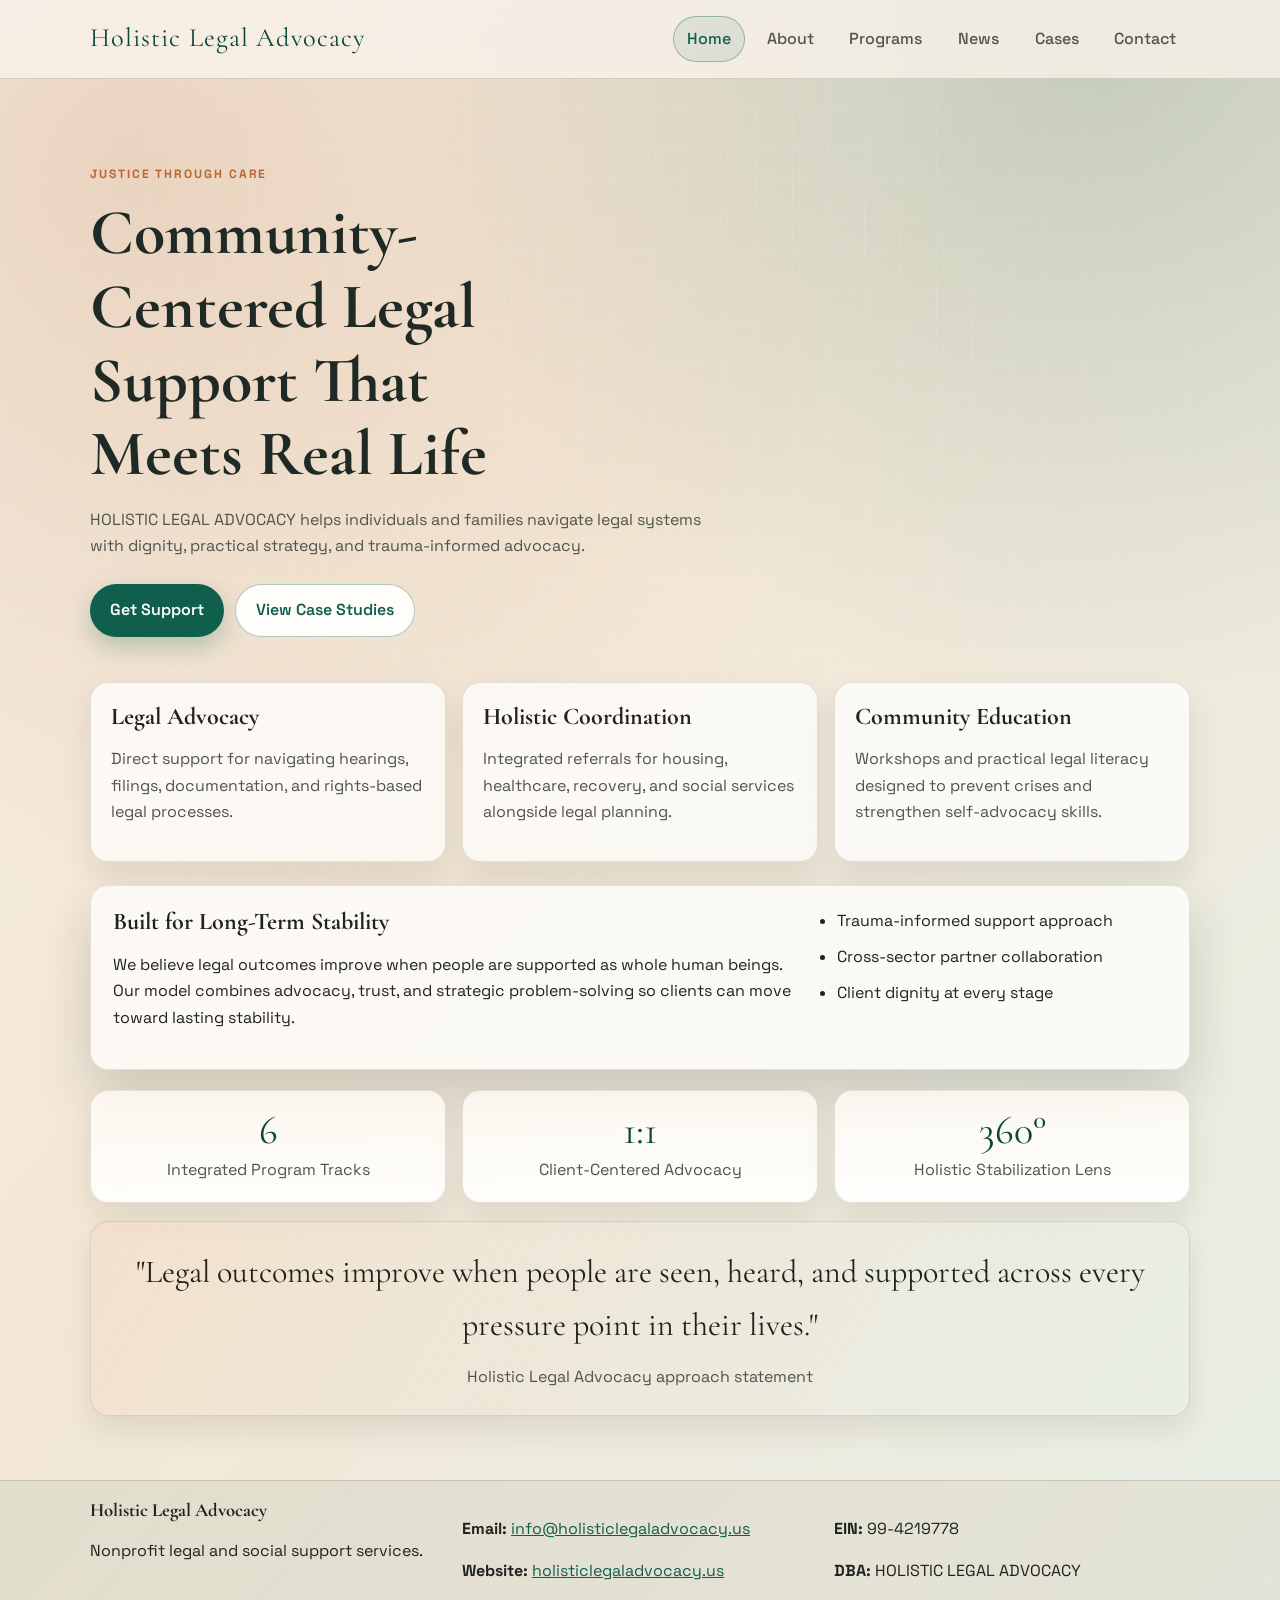
<file: index.html>
<!DOCTYPE html>
<html lang="en">
<head>
  <meta charset="UTF-8" />
  <meta name="viewport" content="width=device-width, initial-scale=1.0" />
  <title>Holistic Legal Advocacy | Home</title>
  <meta name="description" content="Holistic Legal Advocacy supports communities through legal empowerment, advocacy, and coordinated social services." />
  <link rel="preconnect" href="https://fonts.googleapis.com" />
  <link rel="preconnect" href="https://fonts.gstatic.com" crossorigin />
  <link href="https://fonts.googleapis.com/css2?family=Cormorant+Garamond:wght@500;600;700&family=Space+Grotesk:wght@400;500;600;700&display=swap" rel="stylesheet" />
  <link rel="stylesheet" href="styles.css" />
</head>
<body>
  <div class="page-glow"></div>
  <header class="site-header">
    <div class="container nav-wrap">
      <a href="index.html" class="brand">Holistic Legal Advocacy</a>
      <nav class="site-nav" aria-label="Main navigation">
        <a class="active" href="index.html">Home</a>
        <a href="about.html">About</a>
        <a href="services.html">Programs</a>
        <a href="news.html">News</a>
        <a href="cases.html">Cases</a>
        <a href="contact.html">Contact</a>
      </nav>
    </div>
  </header>

  <main>
    <section class="hero container reveal">
      <p class="kicker">Justice Through Care</p>
      <h1>Community-Centered Legal Support That Meets Real Life</h1>
      <p class="lead">
        HOLISTIC LEGAL ADVOCACY helps individuals and families navigate legal systems with dignity,
        practical strategy, and trauma-informed advocacy.
      </p>
      <div class="hero-actions">
        <a class="btn btn-primary" href="contact.html">Get Support</a>
        <a class="btn btn-secondary" href="cases.html">View Case Studies</a>
      </div>
    </section>

    <section class="cards container reveal">
      <article class="card">
        <h2>Legal Advocacy</h2>
        <p>Direct support for navigating hearings, filings, documentation, and rights-based legal processes.</p>
      </article>
      <article class="card">
        <h2>Holistic Coordination</h2>
        <p>Integrated referrals for housing, healthcare, recovery, and social services alongside legal planning.</p>
      </article>
      <article class="card">
        <h2>Community Education</h2>
        <p>Workshops and practical legal literacy designed to prevent crises and strengthen self-advocacy skills.</p>
      </article>
    </section>

    <section class="impact container reveal">
      <div>
        <h2>Built for Long-Term Stability</h2>
        <p>
          We believe legal outcomes improve when people are supported as whole human beings. Our model combines
          advocacy, trust, and strategic problem-solving so clients can move toward lasting stability.
        </p>
      </div>
      <ul>
        <li>Trauma-informed support approach</li>
        <li>Cross-sector partner collaboration</li>
        <li>Client dignity at every stage</li>
      </ul>
    </section>

    <section class="milestones container reveal">
      <article class="metric-card">
        <p class="metric-number">6</p>
        <p class="metric-label">Integrated Program Tracks</p>
      </article>
      <article class="metric-card">
        <p class="metric-number">1:1</p>
        <p class="metric-label">Client-Centered Advocacy</p>
      </article>
      <article class="metric-card">
        <p class="metric-number">360°</p>
        <p class="metric-label">Holistic Stabilization Lens</p>
      </article>
    </section>

    <section class="container reveal quote-panel">
      <blockquote>
        "Legal outcomes improve when people are seen, heard, and supported across every pressure point in their lives."
      </blockquote>
      <p>Holistic Legal Advocacy approach statement</p>
    </section>
  </main>

  <footer class="site-footer">
    <div class="container footer-grid">
      <div>
        <h3>Holistic Legal Advocacy</h3>
        <p>Nonprofit legal and social support services.</p>
      </div>
      <div>
        <p><strong>Email:</strong> <a href="mailto:info@holisticlegaladvocacy.us">info@holisticlegaladvocacy.us</a></p>
        <p><strong>Website:</strong> <a href="https://holisticlegaladvocacy.us" target="_blank" rel="noopener noreferrer">holisticlegaladvocacy.us</a></p>
      </div>
      <div>
        <p><strong>EIN:</strong> 99-4219778</p>
        <p><strong>DBA:</strong> HOLISTIC LEGAL ADVOCACY</p>
      </div>
    </div>
  </footer>

  <script src="script.js"></script>
</body>
</html>
</file>
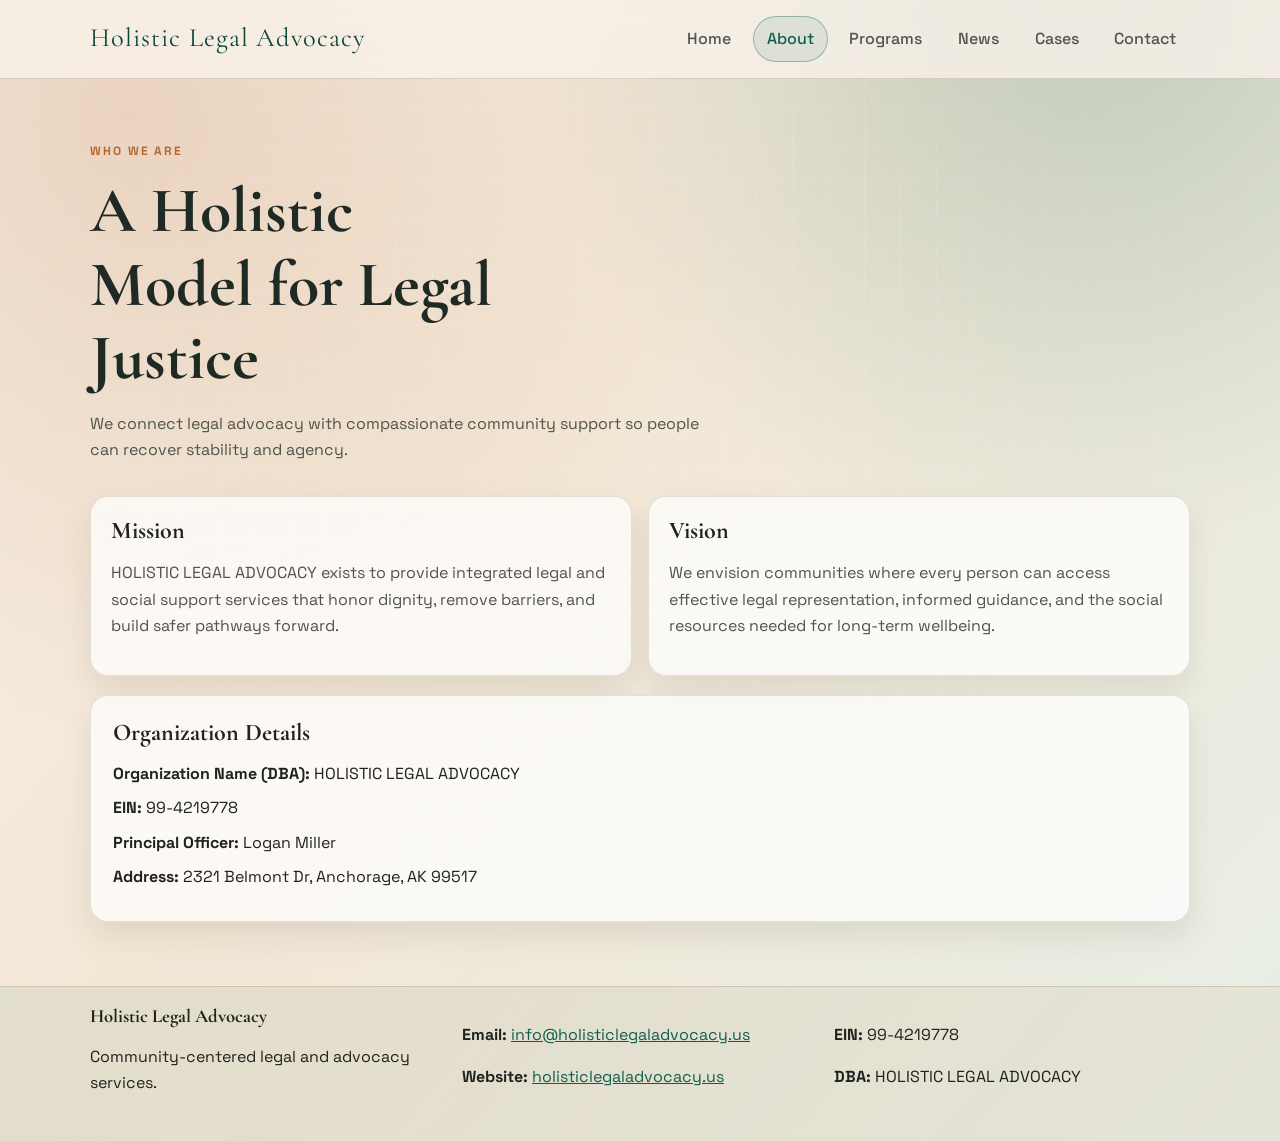
<file: about.html>
<!DOCTYPE html>
<html lang="en">
<head>
  <meta charset="UTF-8" />
  <meta name="viewport" content="width=device-width, initial-scale=1.0" />
  <title>Holistic Legal Advocacy | About</title>
  <meta name="description" content="Learn about Holistic Legal Advocacy's mission, leadership, and legal organization details." />
  <link rel="preconnect" href="https://fonts.googleapis.com" />
  <link rel="preconnect" href="https://fonts.gstatic.com" crossorigin />
  <link href="https://fonts.googleapis.com/css2?family=Cormorant+Garamond:wght@500;600;700&family=Space+Grotesk:wght@400;500;600;700&display=swap" rel="stylesheet" />
  <link rel="stylesheet" href="styles.css" />
</head>
<body>
  <div class="page-glow"></div>
  <header class="site-header">
    <div class="container nav-wrap">
      <a href="index.html" class="brand">Holistic Legal Advocacy</a>
      <nav class="site-nav" aria-label="Main navigation">
        <a href="index.html">Home</a>
        <a class="active" href="about.html">About</a>
        <a href="services.html">Programs</a>
        <a href="news.html">News</a>
        <a href="cases.html">Cases</a>
        <a href="contact.html">Contact</a>
      </nav>
    </div>
  </header>

  <main class="container">
    <section class="page-header reveal">
      <p class="kicker">Who We Are</p>
      <h1>A Holistic Model for Legal Justice</h1>
      <p class="lead">We connect legal advocacy with compassionate community support so people can recover stability and agency.</p>
    </section>

    <section class="content-grid reveal">
      <article class="panel">
        <h2>Mission</h2>
        <p>
          HOLISTIC LEGAL ADVOCACY exists to provide integrated legal and social support services that honor dignity,
          remove barriers, and build safer pathways forward.
        </p>
      </article>
      <article class="panel">
        <h2>Vision</h2>
        <p>
          We envision communities where every person can access effective legal representation, informed guidance,
          and the social resources needed for long-term wellbeing.
        </p>
      </article>
    </section>

    <section class="details reveal">
      <h2>Organization Details</h2>
      <div class="details-table">
        <p><strong>Organization Name (DBA):</strong> HOLISTIC LEGAL ADVOCACY</p>
        <p><strong>EIN:</strong> 99-4219778</p>
        <p><strong>Principal Officer:</strong> Logan Miller</p>
        <p><strong>Address:</strong> 2321 Belmont Dr, Anchorage, AK 99517</p>
      </div>
    </section>
  </main>

  <footer class="site-footer">
    <div class="container footer-grid">
      <div>
        <h3>Holistic Legal Advocacy</h3>
        <p>Community-centered legal and advocacy services.</p>
      </div>
      <div>
        <p><strong>Email:</strong> <a href="mailto:info@holisticlegaladvocacy.us">info@holisticlegaladvocacy.us</a></p>
        <p><strong>Website:</strong> <a href="https://holisticlegaladvocacy.us" target="_blank" rel="noopener noreferrer">holisticlegaladvocacy.us</a></p>
      </div>
      <div>
        <p><strong>EIN:</strong> 99-4219778</p>
        <p><strong>DBA:</strong> HOLISTIC LEGAL ADVOCACY</p>
      </div>
    </div>
  </footer>

  <script src="script.js"></script>
</body>
</html>
</file>
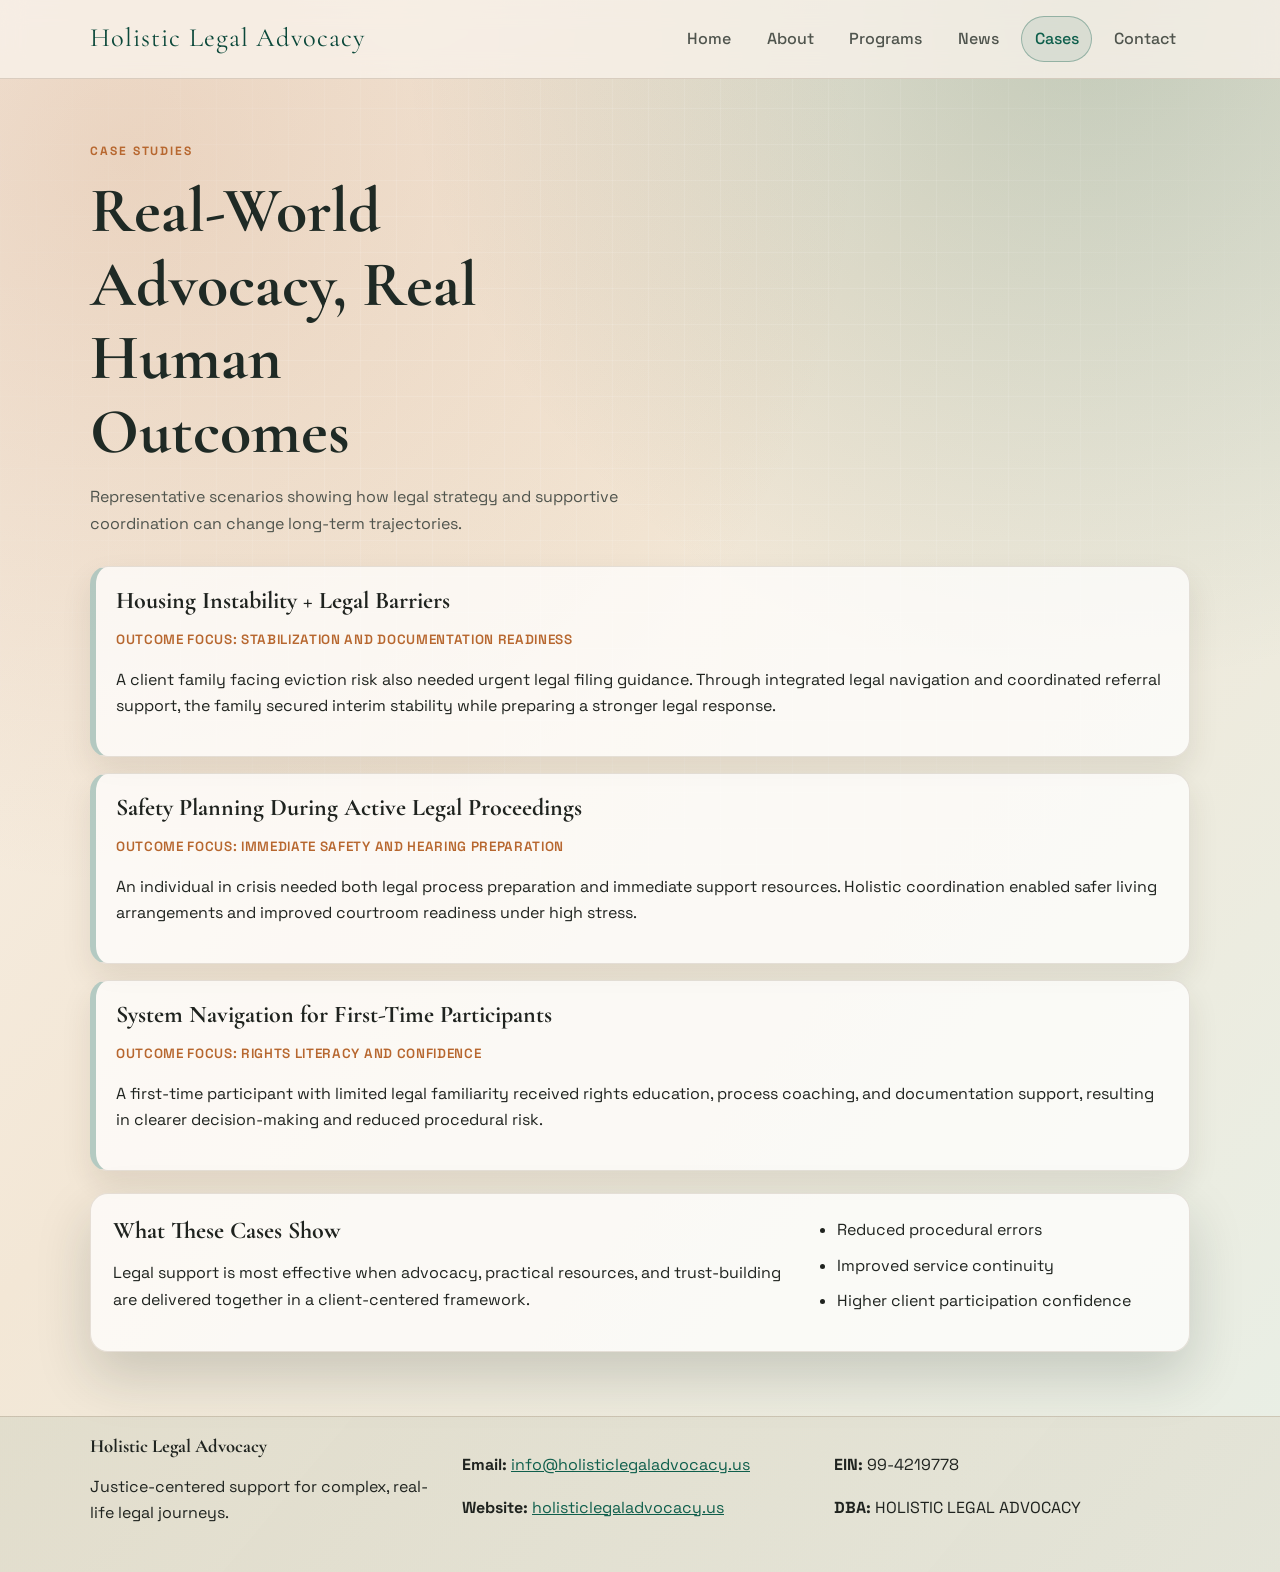
<file: cases.html>
<!DOCTYPE html>
<html lang="en">
<head>
  <meta charset="UTF-8" />
  <meta name="viewport" content="width=device-width, initial-scale=1.0" />
  <title>Holistic Legal Advocacy | Case Studies</title>
  <meta name="description" content="Explore case studies that show how integrated legal and social advocacy improves outcomes." />
  <link rel="preconnect" href="https://fonts.googleapis.com" />
  <link rel="preconnect" href="https://fonts.gstatic.com" crossorigin />
  <link href="https://fonts.googleapis.com/css2?family=Cormorant+Garamond:wght@500;600;700&family=Space+Grotesk:wght@400;500;600;700&display=swap" rel="stylesheet" />
  <link rel="stylesheet" href="styles.css" />
</head>
<body>
  <div class="page-glow"></div>
  <header class="site-header">
    <div class="container nav-wrap">
      <a href="index.html" class="brand">Holistic Legal Advocacy</a>
      <nav class="site-nav" aria-label="Main navigation">
        <a href="index.html">Home</a>
        <a href="about.html">About</a>
        <a href="services.html">Programs</a>
        <a href="news.html">News</a>
        <a class="active" href="cases.html">Cases</a>
        <a href="contact.html">Contact</a>
      </nav>
    </div>
  </header>

  <main class="container">
    <section class="page-header reveal">
      <p class="kicker">Case Studies</p>
      <h1>Real-World Advocacy, Real Human Outcomes</h1>
      <p class="lead">Representative scenarios showing how legal strategy and supportive coordination can change long-term trajectories.</p>
    </section>

    <section class="timeline reveal">
      <article class="timeline-item">
        <h2>Housing Instability + Legal Barriers</h2>
        <p class="story-meta">Outcome Focus: Stabilization and documentation readiness</p>
        <p>A client family facing eviction risk also needed urgent legal filing guidance. Through integrated legal navigation and coordinated referral support, the family secured interim stability while preparing a stronger legal response.</p>
      </article>

      <article class="timeline-item">
        <h2>Safety Planning During Active Legal Proceedings</h2>
        <p class="story-meta">Outcome Focus: Immediate safety and hearing preparation</p>
        <p>An individual in crisis needed both legal process preparation and immediate support resources. Holistic coordination enabled safer living arrangements and improved courtroom readiness under high stress.</p>
      </article>

      <article class="timeline-item">
        <h2>System Navigation for First-Time Participants</h2>
        <p class="story-meta">Outcome Focus: Rights literacy and confidence</p>
        <p>A first-time participant with limited legal familiarity received rights education, process coaching, and documentation support, resulting in clearer decision-making and reduced procedural risk.</p>
      </article>
    </section>

    <section class="impact reveal">
      <div>
        <h2>What These Cases Show</h2>
        <p>Legal support is most effective when advocacy, practical resources, and trust-building are delivered together in a client-centered framework.</p>
      </div>
      <ul>
        <li>Reduced procedural errors</li>
        <li>Improved service continuity</li>
        <li>Higher client participation confidence</li>
      </ul>
    </section>
  </main>

  <footer class="site-footer">
    <div class="container footer-grid">
      <div>
        <h3>Holistic Legal Advocacy</h3>
        <p>Justice-centered support for complex, real-life legal journeys.</p>
      </div>
      <div>
        <p><strong>Email:</strong> <a href="mailto:info@holisticlegaladvocacy.us">info@holisticlegaladvocacy.us</a></p>
        <p><strong>Website:</strong> <a href="https://holisticlegaladvocacy.us" target="_blank" rel="noopener noreferrer">holisticlegaladvocacy.us</a></p>
      </div>
      <div>
        <p><strong>EIN:</strong> 99-4219778</p>
        <p><strong>DBA:</strong> HOLISTIC LEGAL ADVOCACY</p>
      </div>
    </div>
  </footer>

  <script src="script.js"></script>
</body>
</html>
</file>
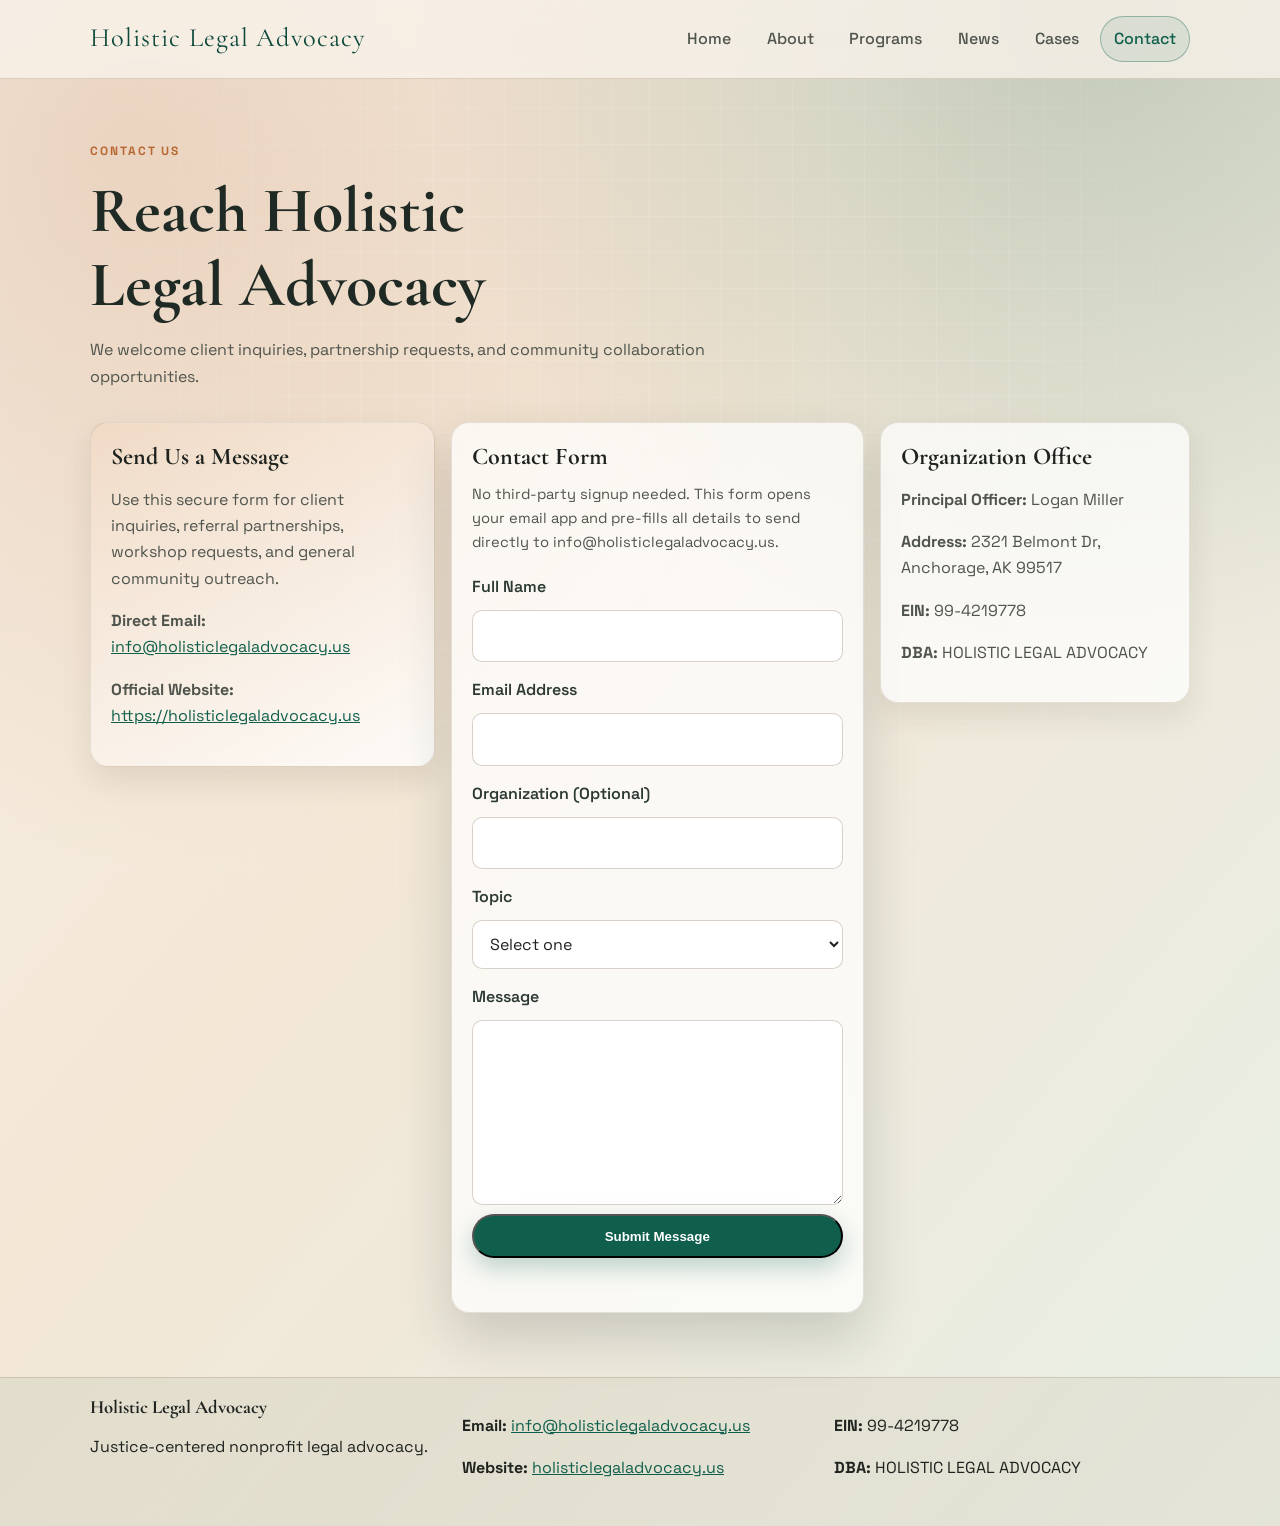
<file: contact.html>
<!DOCTYPE html>
<html lang="en">
<head>
  <meta charset="UTF-8" />
  <meta name="viewport" content="width=device-width, initial-scale=1.0" />
  <title>Holistic Legal Advocacy | Contact</title>
  <meta name="description" content="Contact Holistic Legal Advocacy for legal support and nonprofit partnership opportunities." />
  <link rel="preconnect" href="https://fonts.googleapis.com" />
  <link rel="preconnect" href="https://fonts.gstatic.com" crossorigin />
  <link href="https://fonts.googleapis.com/css2?family=Cormorant+Garamond:wght@500;600;700&family=Space+Grotesk:wght@400;500;600;700&display=swap" rel="stylesheet" />
  <link rel="stylesheet" href="styles.css" />
</head>
<body>
  <div class="page-glow"></div>
  <header class="site-header">
    <div class="container nav-wrap">
      <a href="index.html" class="brand">Holistic Legal Advocacy</a>
      <nav class="site-nav" aria-label="Main navigation">
        <a href="index.html">Home</a>
        <a href="about.html">About</a>
        <a href="services.html">Programs</a>
        <a href="news.html">News</a>
        <a href="cases.html">Cases</a>
        <a class="active" href="contact.html">Contact</a>
      </nav>
    </div>
  </header>

  <main class="container">
    <section class="page-header reveal">
      <p class="kicker">Contact Us</p>
      <h1>Reach Holistic Legal Advocacy</h1>
      <p class="lead">We welcome client inquiries, partnership requests, and community collaboration opportunities.</p>
    </section>

    <section class="contact-layout reveal">
      <article class="panel contact-intro">
        <h2>Send Us a Message</h2>
        <p>Use this secure form for client inquiries, referral partnerships, workshop requests, and general community outreach.</p>
        <p><strong>Direct Email:</strong> <a href="mailto:info@holisticlegaladvocacy.us">info@holisticlegaladvocacy.us</a></p>
        <p><strong>Official Website:</strong> <a href="https://holisticlegaladvocacy.us" target="_blank" rel="noopener noreferrer">https://holisticlegaladvocacy.us</a></p>
      </article>

      <article class="panel contact-form-wrap">
        <h2>Contact Form</h2>
        <p class="form-note">No third-party signup needed. This form opens your email app and pre-fills all details to send directly to info@holisticlegaladvocacy.us.</p>
        <form id="contact-form" class="contact-form" data-recipient="info@holisticlegaladvocacy.us">
          <label for="name">Full Name</label>
          <input id="name" name="name" type="text" required />

          <label for="email">Email Address</label>
          <input id="email" name="email" type="email" required />

          <label for="organization">Organization (Optional)</label>
          <input id="organization" name="organization" type="text" />

          <label for="topic">Topic</label>
          <select id="topic" name="topic" required>
            <option value="" selected disabled>Select one</option>
            <option value="Client Support">Client Support</option>
            <option value="Referral Partnership">Referral Partnership</option>
            <option value="Workshop Request">Workshop Request</option>
            <option value="General Inquiry">General Inquiry</option>
          </select>

          <label for="message">Message</label>
          <textarea id="message" name="message" rows="6" required></textarea>

          <input type="hidden" name="_subject" value="New inquiry from Holistic Legal Advocacy website" />
          <button class="btn btn-primary" type="submit">Submit Message</button>
          <p id="form-status" class="form-status" aria-live="polite"></p>
        </form>
      </article>

      <article class="panel">
        <h2>Organization Office</h2>
        <p><strong>Principal Officer:</strong> Logan Miller</p>
        <p><strong>Address:</strong> 2321 Belmont Dr, Anchorage, AK 99517</p>
        <p><strong>EIN:</strong> 99-4219778</p>
        <p><strong>DBA:</strong> HOLISTIC LEGAL ADVOCACY</p>
      </article>
    </section>
  </main>

  <footer class="site-footer">
    <div class="container footer-grid">
      <div>
        <h3>Holistic Legal Advocacy</h3>
        <p>Justice-centered nonprofit legal advocacy.</p>
      </div>
      <div>
        <p><strong>Email:</strong> <a href="mailto:info@holisticlegaladvocacy.us">info@holisticlegaladvocacy.us</a></p>
        <p><strong>Website:</strong> <a href="https://holisticlegaladvocacy.us" target="_blank" rel="noopener noreferrer">holisticlegaladvocacy.us</a></p>
      </div>
      <div>
        <p><strong>EIN:</strong> 99-4219778</p>
        <p><strong>DBA:</strong> HOLISTIC LEGAL ADVOCACY</p>
      </div>
    </div>
  </footer>

  <script src="script.js"></script>
</body>
</html>
</file>
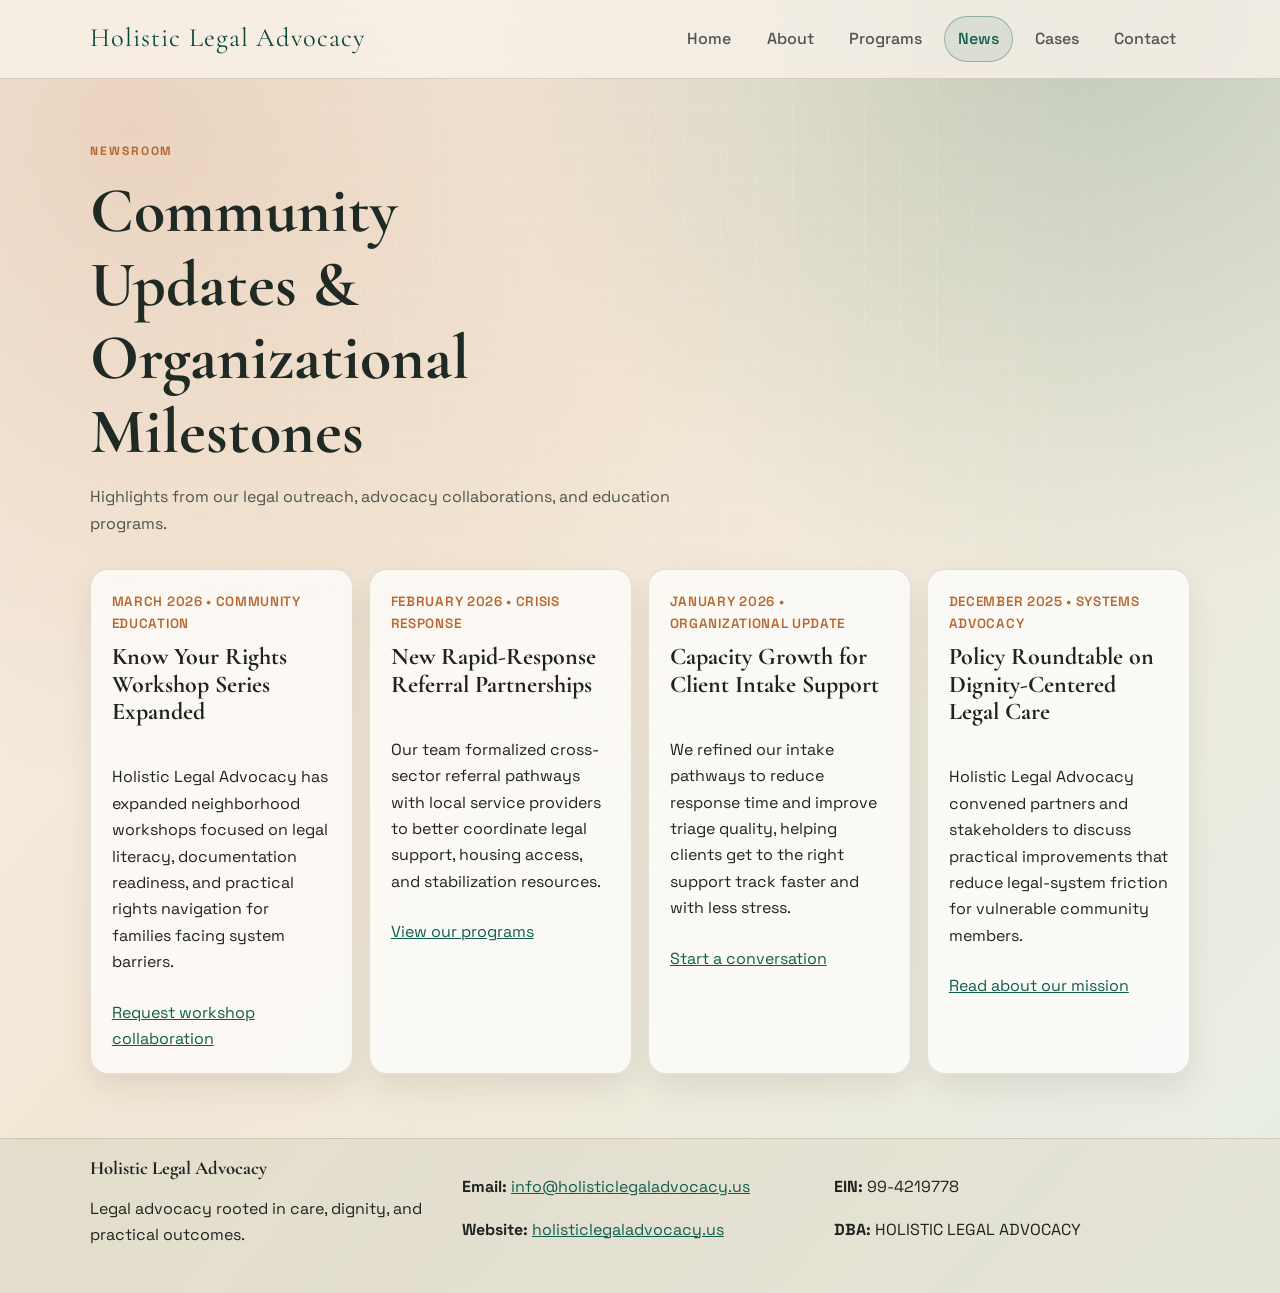
<file: news.html>
<!DOCTYPE html>
<html lang="en">
<head>
  <meta charset="UTF-8" />
  <meta name="viewport" content="width=device-width, initial-scale=1.0" />
  <title>Holistic Legal Advocacy | News & Updates</title>
  <meta name="description" content="Read recent announcements, initiatives, and community updates from Holistic Legal Advocacy." />
  <link rel="preconnect" href="https://fonts.googleapis.com" />
  <link rel="preconnect" href="https://fonts.gstatic.com" crossorigin />
  <link href="https://fonts.googleapis.com/css2?family=Cormorant+Garamond:wght@500;600;700&family=Space+Grotesk:wght@400;500;600;700&display=swap" rel="stylesheet" />
  <link rel="stylesheet" href="styles.css" />
</head>
<body>
  <div class="page-glow"></div>
  <header class="site-header">
    <div class="container nav-wrap">
      <a href="index.html" class="brand">Holistic Legal Advocacy</a>
      <nav class="site-nav" aria-label="Main navigation">
        <a href="index.html">Home</a>
        <a href="about.html">About</a>
        <a href="services.html">Programs</a>
        <a class="active" href="news.html">News</a>
        <a href="cases.html">Cases</a>
        <a href="contact.html">Contact</a>
      </nav>
    </div>
  </header>

  <main class="container">
    <section class="page-header reveal">
      <p class="kicker">Newsroom</p>
      <h1>Community Updates & Organizational Milestones</h1>
      <p class="lead">Highlights from our legal outreach, advocacy collaborations, and education programs.</p>
    </section>

    <section class="news-list reveal">
      <article class="story-card">
        <p class="story-meta">March 2026 • Community Education</p>
        <h2>Know Your Rights Workshop Series Expanded</h2>
        <p>Holistic Legal Advocacy has expanded neighborhood workshops focused on legal literacy, documentation readiness, and practical rights navigation for families facing system barriers.</p>
        <a href="contact.html">Request workshop collaboration</a>
      </article>

      <article class="story-card">
        <p class="story-meta">February 2026 • Crisis Response</p>
        <h2>New Rapid-Response Referral Partnerships</h2>
        <p>Our team formalized cross-sector referral pathways with local service providers to better coordinate legal support, housing access, and stabilization resources.</p>
        <a href="services.html">View our programs</a>
      </article>

      <article class="story-card">
        <p class="story-meta">January 2026 • Organizational Update</p>
        <h2>Capacity Growth for Client Intake Support</h2>
        <p>We refined our intake pathways to reduce response time and improve triage quality, helping clients get to the right support track faster and with less stress.</p>
        <a href="contact.html">Start a conversation</a>
      </article>

      <article class="story-card">
        <p class="story-meta">December 2025 • Systems Advocacy</p>
        <h2>Policy Roundtable on Dignity-Centered Legal Care</h2>
        <p>Holistic Legal Advocacy convened partners and stakeholders to discuss practical improvements that reduce legal-system friction for vulnerable community members.</p>
        <a href="about.html">Read about our mission</a>
      </article>
    </section>
  </main>

  <footer class="site-footer">
    <div class="container footer-grid">
      <div>
        <h3>Holistic Legal Advocacy</h3>
        <p>Legal advocacy rooted in care, dignity, and practical outcomes.</p>
      </div>
      <div>
        <p><strong>Email:</strong> <a href="mailto:info@holisticlegaladvocacy.us">info@holisticlegaladvocacy.us</a></p>
        <p><strong>Website:</strong> <a href="https://holisticlegaladvocacy.us" target="_blank" rel="noopener noreferrer">holisticlegaladvocacy.us</a></p>
      </div>
      <div>
        <p><strong>EIN:</strong> 99-4219778</p>
        <p><strong>DBA:</strong> HOLISTIC LEGAL ADVOCACY</p>
      </div>
    </div>
  </footer>

  <script src="script.js"></script>
</body>
</html>
</file>
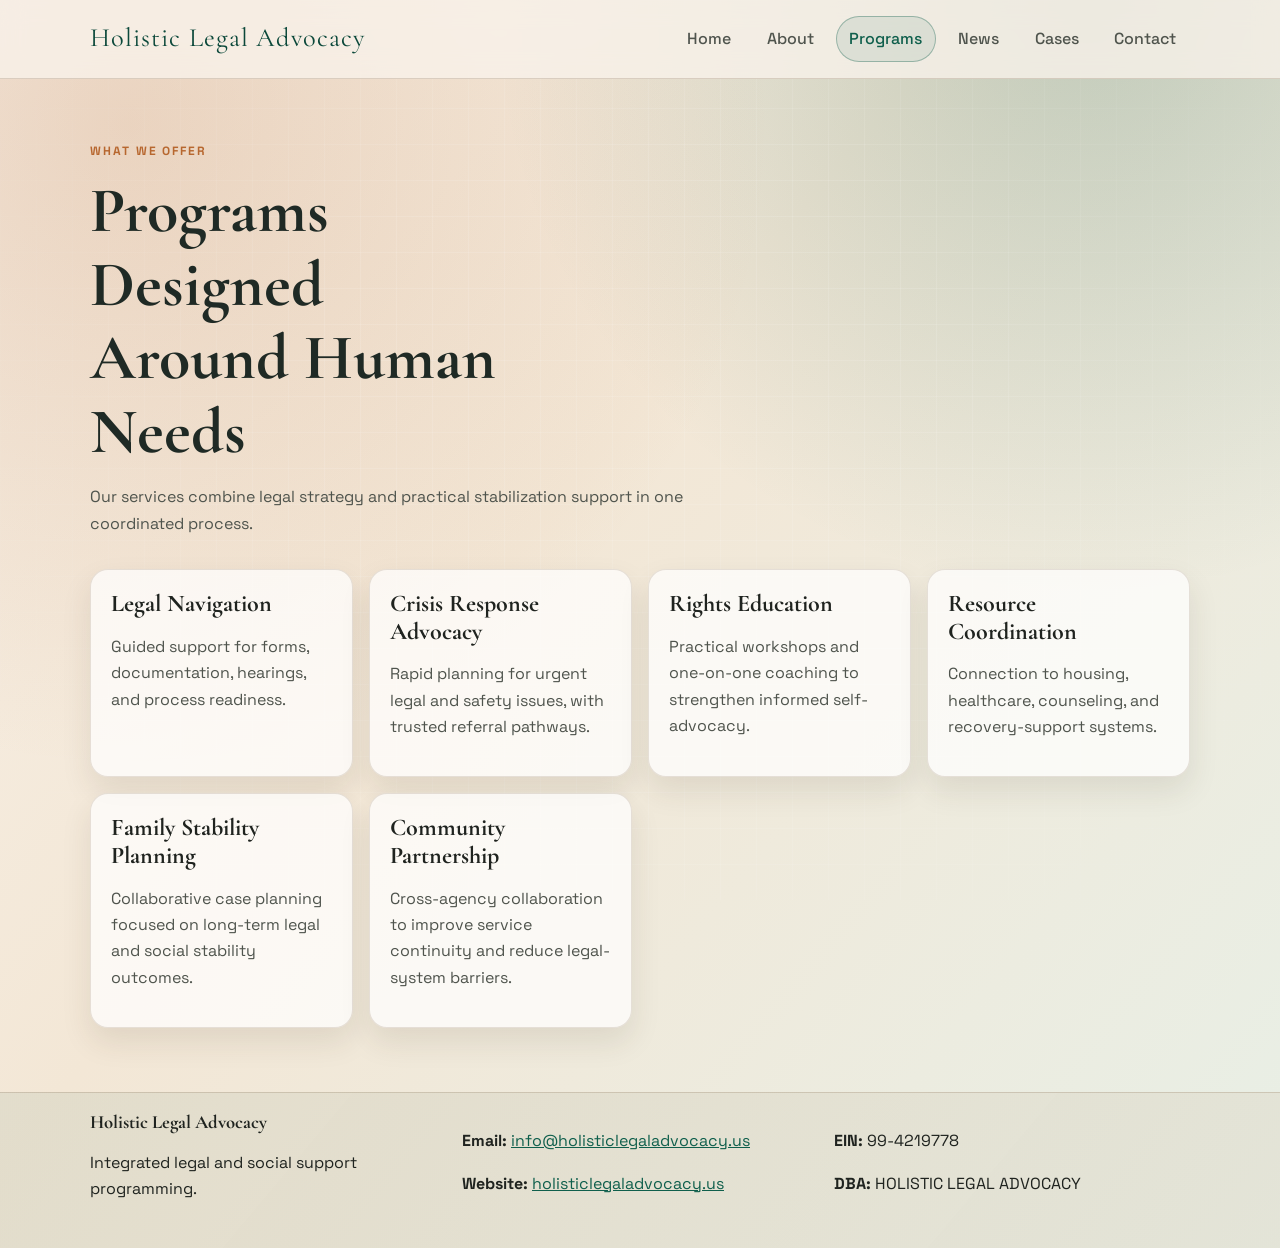
<file: services.html>
<!DOCTYPE html>
<html lang="en">
<head>
  <meta charset="UTF-8" />
  <meta name="viewport" content="width=device-width, initial-scale=1.0" />
  <title>Holistic Legal Advocacy | Programs</title>
  <meta name="description" content="Explore Holistic Legal Advocacy programs for legal aid, crisis navigation, and empowerment." />
  <link rel="preconnect" href="https://fonts.googleapis.com" />
  <link rel="preconnect" href="https://fonts.gstatic.com" crossorigin />
  <link href="https://fonts.googleapis.com/css2?family=Cormorant+Garamond:wght@500;600;700&family=Space+Grotesk:wght@400;500;600;700&display=swap" rel="stylesheet" />
  <link rel="stylesheet" href="styles.css" />
</head>
<body>
  <div class="page-glow"></div>
  <header class="site-header">
    <div class="container nav-wrap">
      <a href="index.html" class="brand">Holistic Legal Advocacy</a>
      <nav class="site-nav" aria-label="Main navigation">
        <a href="index.html">Home</a>
        <a href="about.html">About</a>
        <a class="active" href="services.html">Programs</a>
        <a href="news.html">News</a>
        <a href="cases.html">Cases</a>
        <a href="contact.html">Contact</a>
      </nav>
    </div>
  </header>

  <main class="container">
    <section class="page-header reveal">
      <p class="kicker">What We Offer</p>
      <h1>Programs Designed Around Human Needs</h1>
      <p class="lead">Our services combine legal strategy and practical stabilization support in one coordinated process.</p>
    </section>

    <section class="program-grid reveal">
      <article class="panel">
        <h2>Legal Navigation</h2>
        <p>Guided support for forms, documentation, hearings, and process readiness.</p>
      </article>
      <article class="panel">
        <h2>Crisis Response Advocacy</h2>
        <p>Rapid planning for urgent legal and safety issues, with trusted referral pathways.</p>
      </article>
      <article class="panel">
        <h2>Rights Education</h2>
        <p>Practical workshops and one-on-one coaching to strengthen informed self-advocacy.</p>
      </article>
      <article class="panel">
        <h2>Resource Coordination</h2>
        <p>Connection to housing, healthcare, counseling, and recovery-support systems.</p>
      </article>
      <article class="panel">
        <h2>Family Stability Planning</h2>
        <p>Collaborative case planning focused on long-term legal and social stability outcomes.</p>
      </article>
      <article class="panel">
        <h2>Community Partnership</h2>
        <p>Cross-agency collaboration to improve service continuity and reduce legal-system barriers.</p>
      </article>
    </section>
  </main>

  <footer class="site-footer">
    <div class="container footer-grid">
      <div>
        <h3>Holistic Legal Advocacy</h3>
        <p>Integrated legal and social support programming.</p>
      </div>
      <div>
        <p><strong>Email:</strong> <a href="mailto:info@holisticlegaladvocacy.us">info@holisticlegaladvocacy.us</a></p>
        <p><strong>Website:</strong> <a href="https://holisticlegaladvocacy.us" target="_blank" rel="noopener noreferrer">holisticlegaladvocacy.us</a></p>
      </div>
      <div>
        <p><strong>EIN:</strong> 99-4219778</p>
        <p><strong>DBA:</strong> HOLISTIC LEGAL ADVOCACY</p>
      </div>
    </div>
  </footer>

  <script src="script.js"></script>
</body>
</html>
</file>
<file: styles.css>
:root {
  --bg-base: #f8f1e8;
  --bg-soft: #f3e7d6;
  --bg-accent: #e8efe6;
  --ink: #1f231f;
  --muted: #4f544d;
  --line: #bcae9d;
  --brand: #0f5f4c;
  --brand-deep: #0b483a;
  --highlight: #b7672f;
  --highlight-soft: #f4d8bf;
  --paper: rgba(255, 252, 246, 0.78);
  --panel: rgba(255, 255, 255, 0.72);
  --shadow-soft: 0 14px 30px rgba(63, 45, 30, 0.1);
  --shadow-strong: 0 24px 54px rgba(30, 44, 37, 0.18);
}

* {
  box-sizing: border-box;
}

html,
body {
  margin: 0;
  padding: 0;
}

body {
  font-family: "Space Grotesk", sans-serif;
  color: var(--ink);
  background:
    radial-gradient(circle at 10% 10%, rgba(183, 103, 47, 0.2), transparent 40%),
    radial-gradient(circle at 85% 0%, rgba(15, 95, 76, 0.21), transparent 36%),
    linear-gradient(130deg, var(--bg-base), var(--bg-soft) 42%, var(--bg-accent));
  min-height: 100vh;
  line-height: 1.65;
  position: relative;
}

.page-glow {
  position: fixed;
  inset: 0;
  pointer-events: none;
  background-image: linear-gradient(90deg, rgba(255, 255, 255, 0.12) 1px, transparent 1px),
    linear-gradient(rgba(255, 255, 255, 0.12) 1px, transparent 1px);
  background-size: 36px 36px;
  mask-image: radial-gradient(circle at center, black 40%, transparent 100%);
  z-index: 0;
}

.container {
  width: min(1100px, 92vw);
  margin: 0 auto;
  position: relative;
  z-index: 1;
}

.site-header {
  position: sticky;
  top: 0;
  backdrop-filter: blur(12px);
  background: rgba(249, 243, 235, 0.78);
  border-bottom: 1px solid rgba(149, 128, 106, 0.3);
  z-index: 10;
}

.nav-wrap {
  display: flex;
  align-items: center;
  justify-content: space-between;
  gap: 1rem;
  padding: 1rem 0;
}

.brand {
  font-family: "Cormorant Garamond", serif;
  font-size: 1.65rem;
  color: var(--brand-deep);
  text-decoration: none;
  letter-spacing: 0.04em;
}

.site-nav {
  display: flex;
  gap: 0.5rem;
  flex-wrap: wrap;
}

.site-nav a {
  text-decoration: none;
  color: var(--muted);
  padding: 0.55rem 0.8rem;
  border-radius: 999px;
  border: 1px solid transparent;
  transition: all 0.25s ease;
  font-weight: 500;
}

.site-nav a:hover,
.site-nav a.active {
  color: var(--brand);
  border-color: rgba(15, 95, 76, 0.35);
  background: rgba(15, 95, 76, 0.09);
}

main {
  padding: 2.2rem 0 4rem;
}

.hero {
  padding: 2.4rem 0 0.8rem;
}

.kicker {
  color: var(--highlight);
  text-transform: uppercase;
  letter-spacing: 0.16em;
  font-size: 0.75rem;
  font-weight: 700;
}

h1,
h2,
h3 {
  font-family: "Cormorant Garamond", serif;
  line-height: 1.15;
  margin: 0 0 0.9rem;
}

h1 {
  font-size: clamp(2rem, 5vw, 4rem);
  max-width: 14ch;
  color: #1f2a25;
}

.lead {
  max-width: 62ch;
  color: var(--muted);
  margin-bottom: 1.5rem;
}

.hero-actions {
  display: flex;
  flex-wrap: wrap;
  gap: 0.7rem;
}

.btn {
  text-decoration: none;
  display: inline-flex;
  align-items: center;
  justify-content: center;
  padding: 0.78rem 1.25rem;
  border-radius: 999px;
  font-weight: 600;
  transition: transform 0.25s ease, box-shadow 0.25s ease, background 0.25s ease;
}

.btn:hover {
  transform: translateY(-2px);
}

.btn-primary {
  background: var(--brand);
  color: #ffffff;
  box-shadow: 0 10px 24px rgba(15, 95, 76, 0.26);
}

.btn-secondary {
  color: var(--brand);
  background: #fffdf9;
  border: 1px solid rgba(15, 95, 76, 0.32);
}

.cards,
.program-grid,
.content-grid,
.contact-layout,
.news-list {
  display: grid;
  grid-template-columns: repeat(auto-fit, minmax(220px, 1fr));
  gap: 1rem;
  margin-top: 2rem;
}

.card,
.panel,
.impact,
.details,
.story-card,
.timeline-item,
.metric-card,
.quote-panel {
  background: var(--panel);
  border: 1px solid rgba(149, 128, 106, 0.22);
  box-shadow: var(--shadow-soft);
  border-radius: 18px;
}

.card,
.panel {
  padding: 1.25rem;
}

.card p,
.panel p {
  color: var(--muted);
}

.impact {
  margin-top: 1.4rem;
  padding: 1.4rem;
  display: grid;
  gap: 1rem;
  grid-template-columns: 2fr 1fr;
  box-shadow: var(--shadow-strong);
}

.impact ul {
  margin: 0;
  padding-left: 1rem;
}

.impact li {
  margin-bottom: 0.6rem;
}

.page-header {
  padding-top: 1rem;
}

.details {
  margin-top: 1.2rem;
  padding: 1.4rem;
}

.milestones {
  margin-top: 1.2rem;
  display: grid;
  grid-template-columns: repeat(auto-fit, minmax(200px, 1fr));
  gap: 1rem;
}

.metric-card {
  padding: 1.2rem;
  text-align: center;
  background: linear-gradient(180deg, var(--paper), rgba(255, 255, 255, 0.9));
}

.metric-number {
  font-family: "Cormorant Garamond", serif;
  font-size: 2.5rem;
  line-height: 1;
  margin: 0;
  color: var(--brand-deep);
}

.metric-label {
  margin: 0.45rem 0 0;
  color: var(--muted);
}

.quote-panel {
  margin-top: 1.1rem;
  padding: 1.5rem;
  text-align: center;
  background: linear-gradient(120deg, rgba(244, 216, 191, 0.4), rgba(232, 239, 230, 0.7));
}

.quote-panel blockquote {
  margin: 0;
  font-family: "Cormorant Garamond", serif;
  font-size: clamp(1.35rem, 3vw, 2rem);
}

.quote-panel p {
  margin: 0.8rem 0 0;
  color: var(--muted);
}

.news-list {
  grid-template-columns: repeat(auto-fit, minmax(260px, 1fr));
}

.story-card {
  padding: 1.3rem;
  display: flex;
  flex-direction: column;
  gap: 0.5rem;
}

.story-meta {
  margin: 0;
  color: var(--highlight);
  font-size: 0.84rem;
  letter-spacing: 0.05em;
  text-transform: uppercase;
  font-weight: 600;
}

.timeline {
  margin-top: 1.8rem;
  display: grid;
  gap: 1rem;
}

.timeline-item {
  padding: 1.25rem;
  border-left: 6px solid rgba(15, 95, 76, 0.3);
}

.contact-layout {
  grid-template-columns: 1fr 1.2fr 0.9fr;
  align-items: start;
}

.contact-intro {
  background: linear-gradient(150deg, rgba(244, 216, 191, 0.38), rgba(255, 255, 255, 0.82));
}

.contact-form-wrap {
  box-shadow: var(--shadow-strong);
}

.form-note {
  margin-top: -0.2rem;
  margin-bottom: 0.9rem;
  color: var(--muted);
  font-size: 0.92rem;
}

.contact-form {
  display: grid;
  gap: 0.62rem;
}

.contact-form label {
  font-weight: 600;
  color: #2d3a34;
  margin-top: 0.3rem;
}

.contact-form input,
.contact-form select,
.contact-form textarea {
  width: 100%;
  border: 1px solid rgba(149, 128, 106, 0.36);
  border-radius: 10px;
  padding: 0.75rem 0.82rem;
  font: inherit;
  background: rgba(255, 255, 255, 0.96);
  color: var(--ink);
}

.contact-form input:focus,
.contact-form select:focus,
.contact-form textarea:focus {
  outline: 2px solid rgba(15, 95, 76, 0.32);
  border-color: rgba(15, 95, 76, 0.45);
}

.form-status {
  min-height: 1.25rem;
  margin: 0.2rem 0 0;
  font-size: 0.92rem;
  color: var(--muted);
}

.form-status.success {
  color: #136850;
}

.form-status.error {
  color: #9d4026;
}

.details-table p {
  margin: 0.5rem 0;
}

a {
  color: var(--brand);
}

.site-footer {
  border-top: 1px solid rgba(149, 128, 106, 0.3);
  background: linear-gradient(130deg, rgba(15, 95, 76, 0.07), rgba(183, 103, 47, 0.08));
  padding: 1.2rem 0 1.8rem;
  position: relative;
  z-index: 1;
}

.footer-grid {
  display: grid;
  gap: 1rem;
  grid-template-columns: repeat(auto-fit, minmax(220px, 1fr));
}

.footer-grid h3 {
  margin-bottom: 0.3rem;
}

.reveal {
  opacity: 0;
  transform: translateY(18px);
  transition: opacity 0.8s ease, transform 0.8s ease;
}

.reveal.in-view {
  opacity: 1;
  transform: translateY(0);
}

@media (max-width: 820px) {
  .impact {
    grid-template-columns: 1fr;
  }

  .contact-layout {
    grid-template-columns: 1fr;
  }

  .brand {
    font-size: 1.35rem;
  }
}

@media (max-width: 640px) {
  .site-nav {
    width: 100%;
    justify-content: flex-start;
  }

  .nav-wrap {
    flex-direction: column;
    align-items: flex-start;
  }

  main {
    padding-top: 1.4rem;
  }
}
</file>
